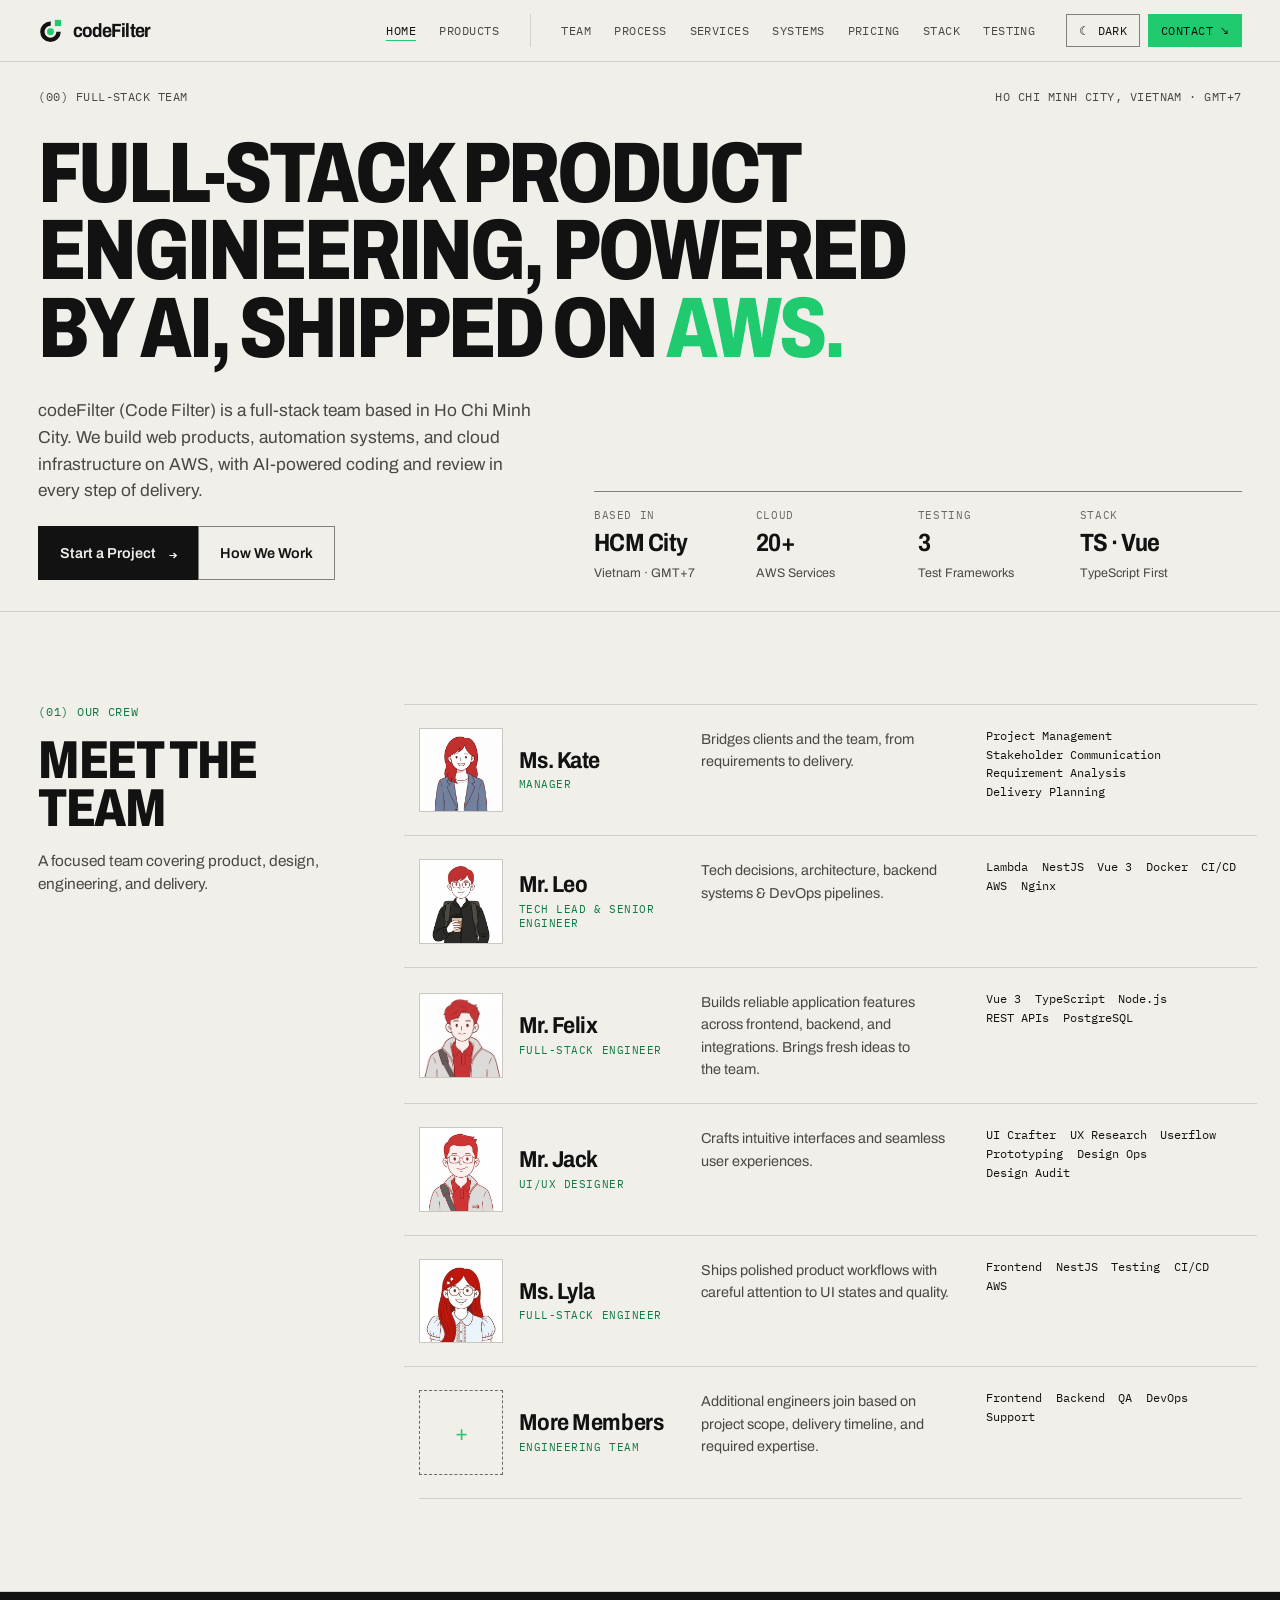
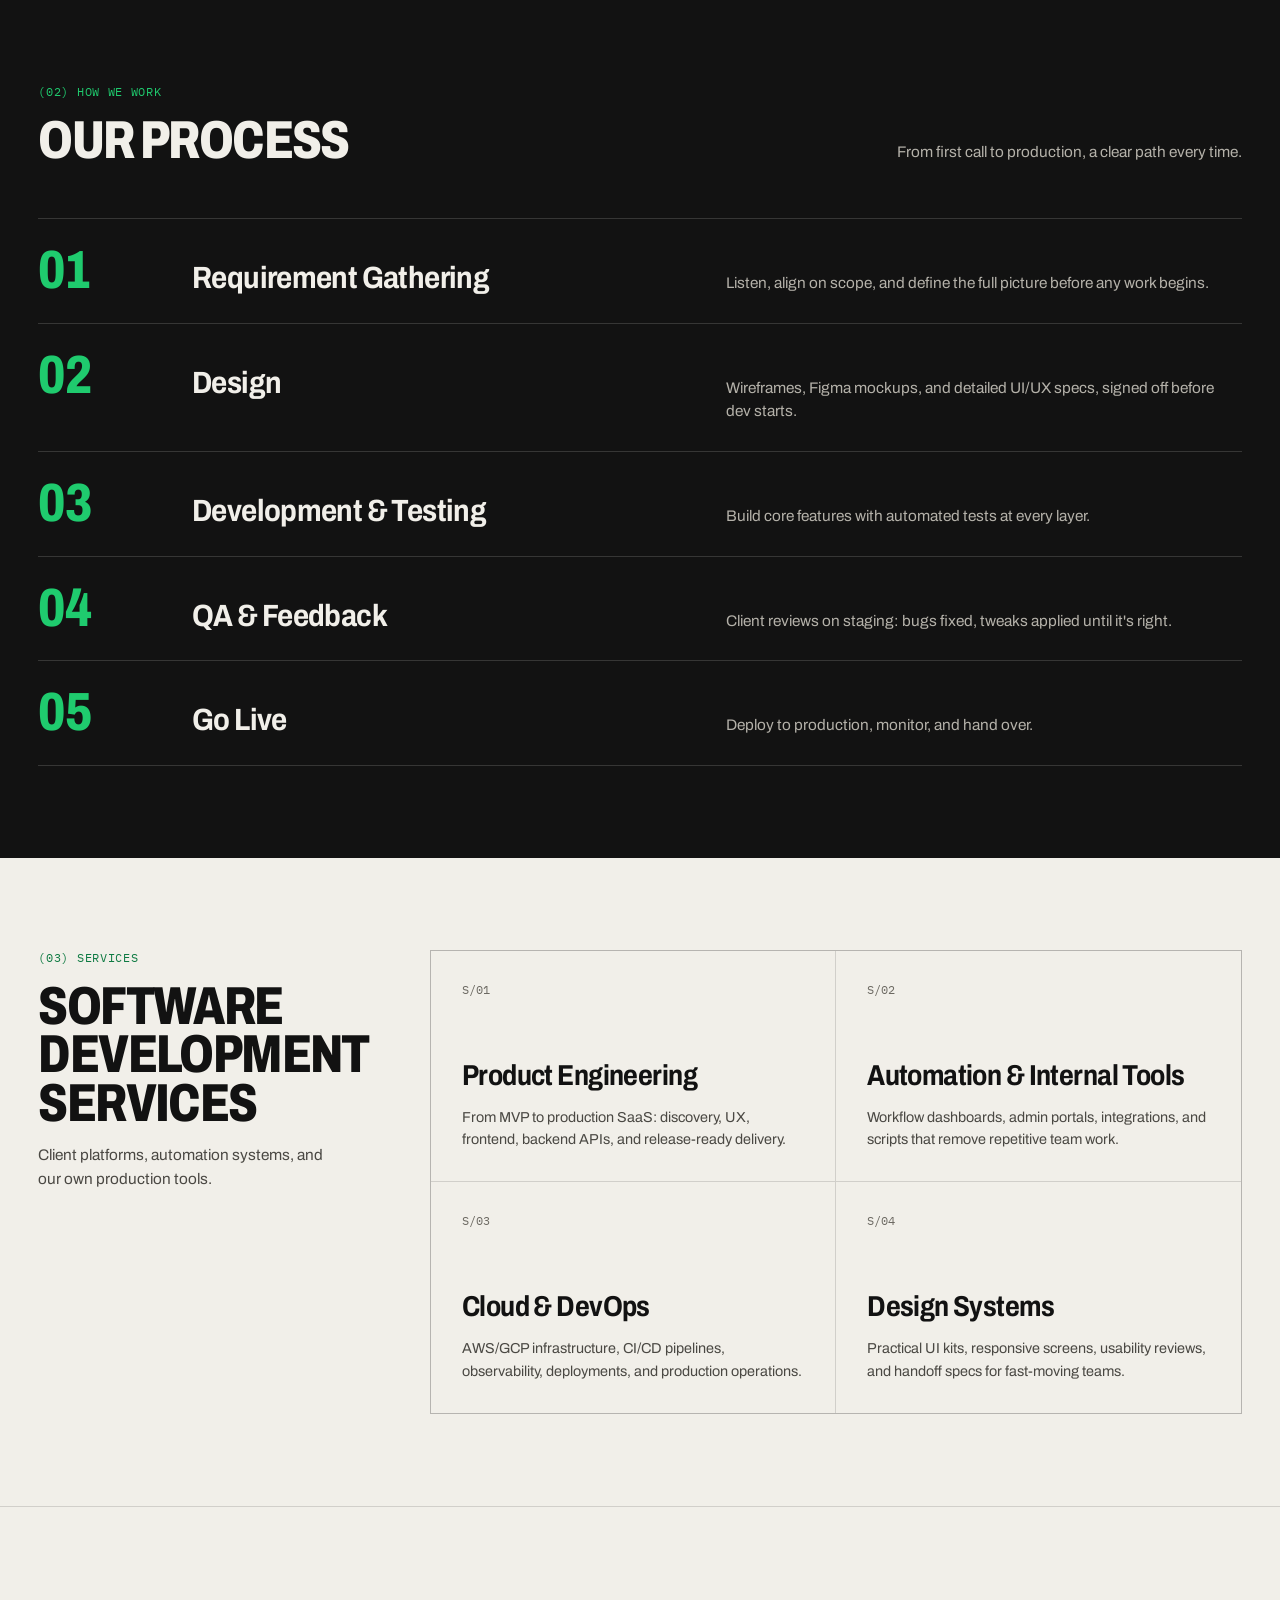
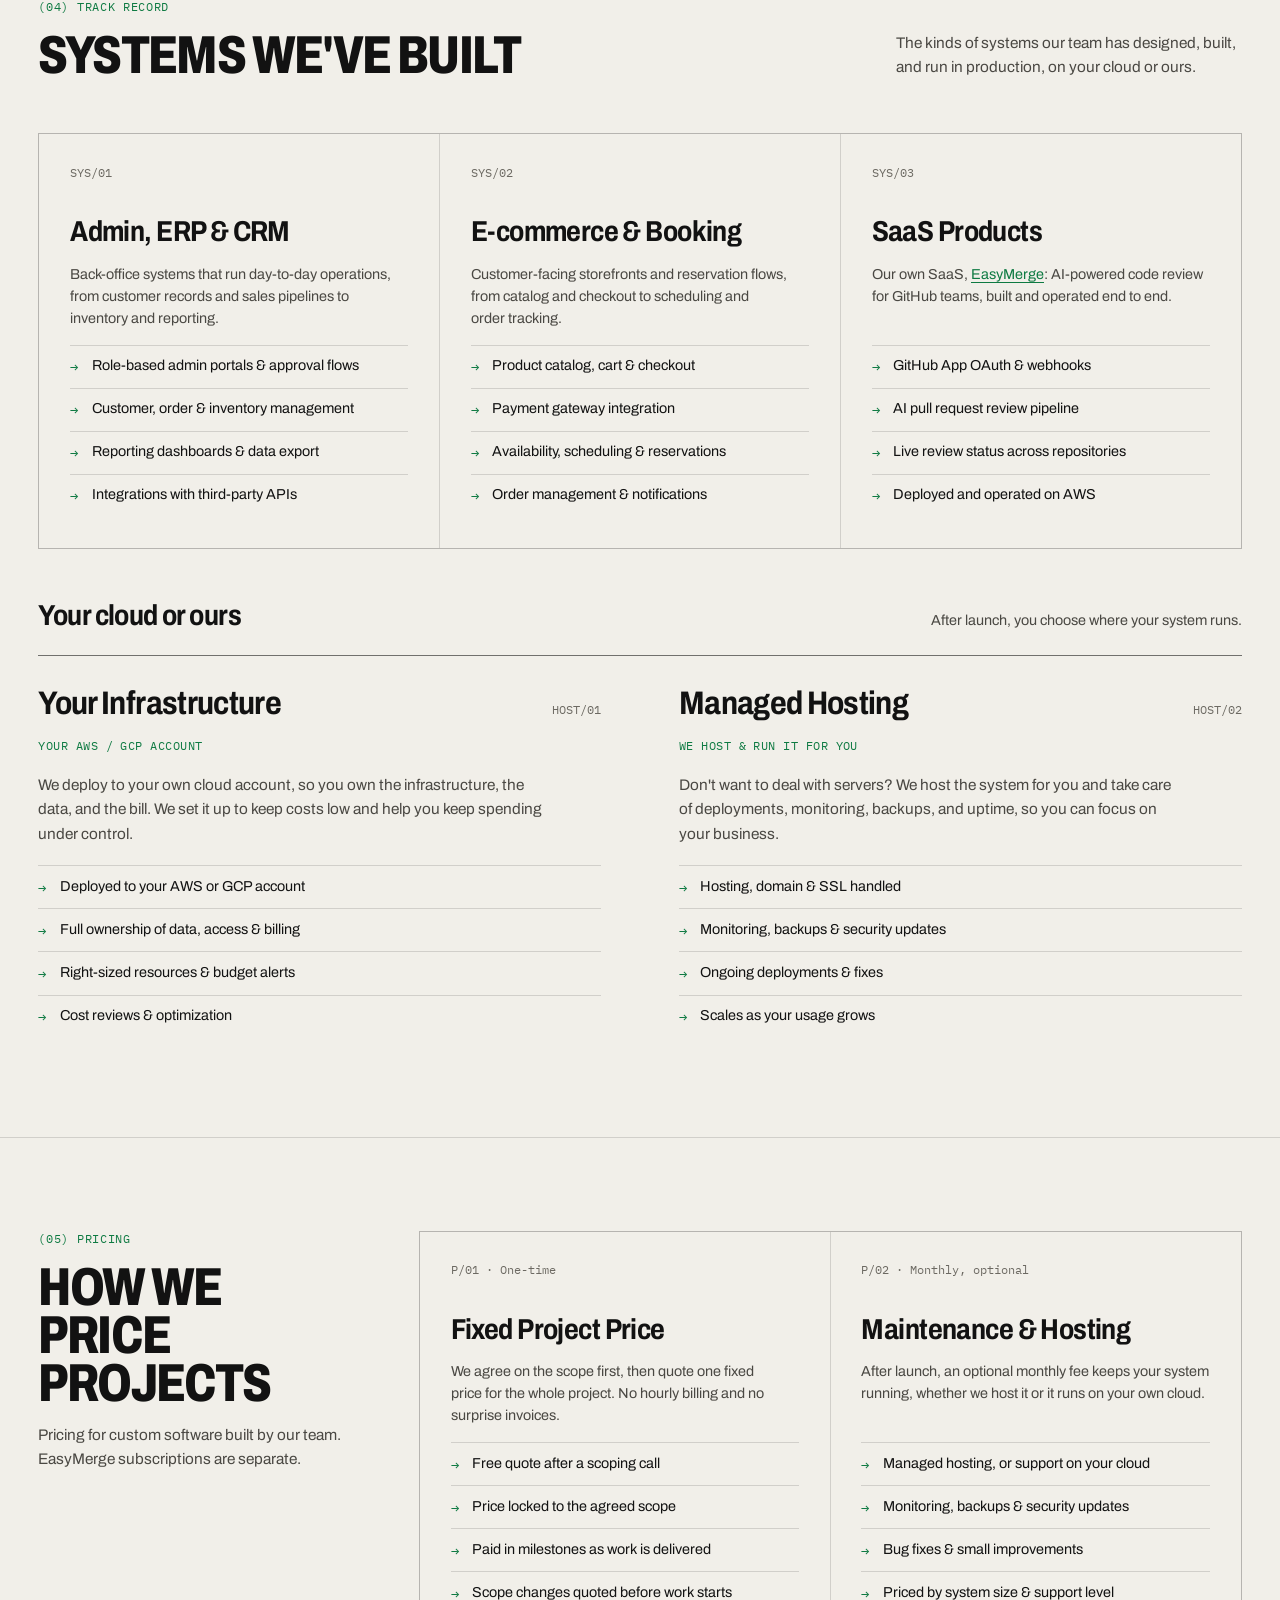
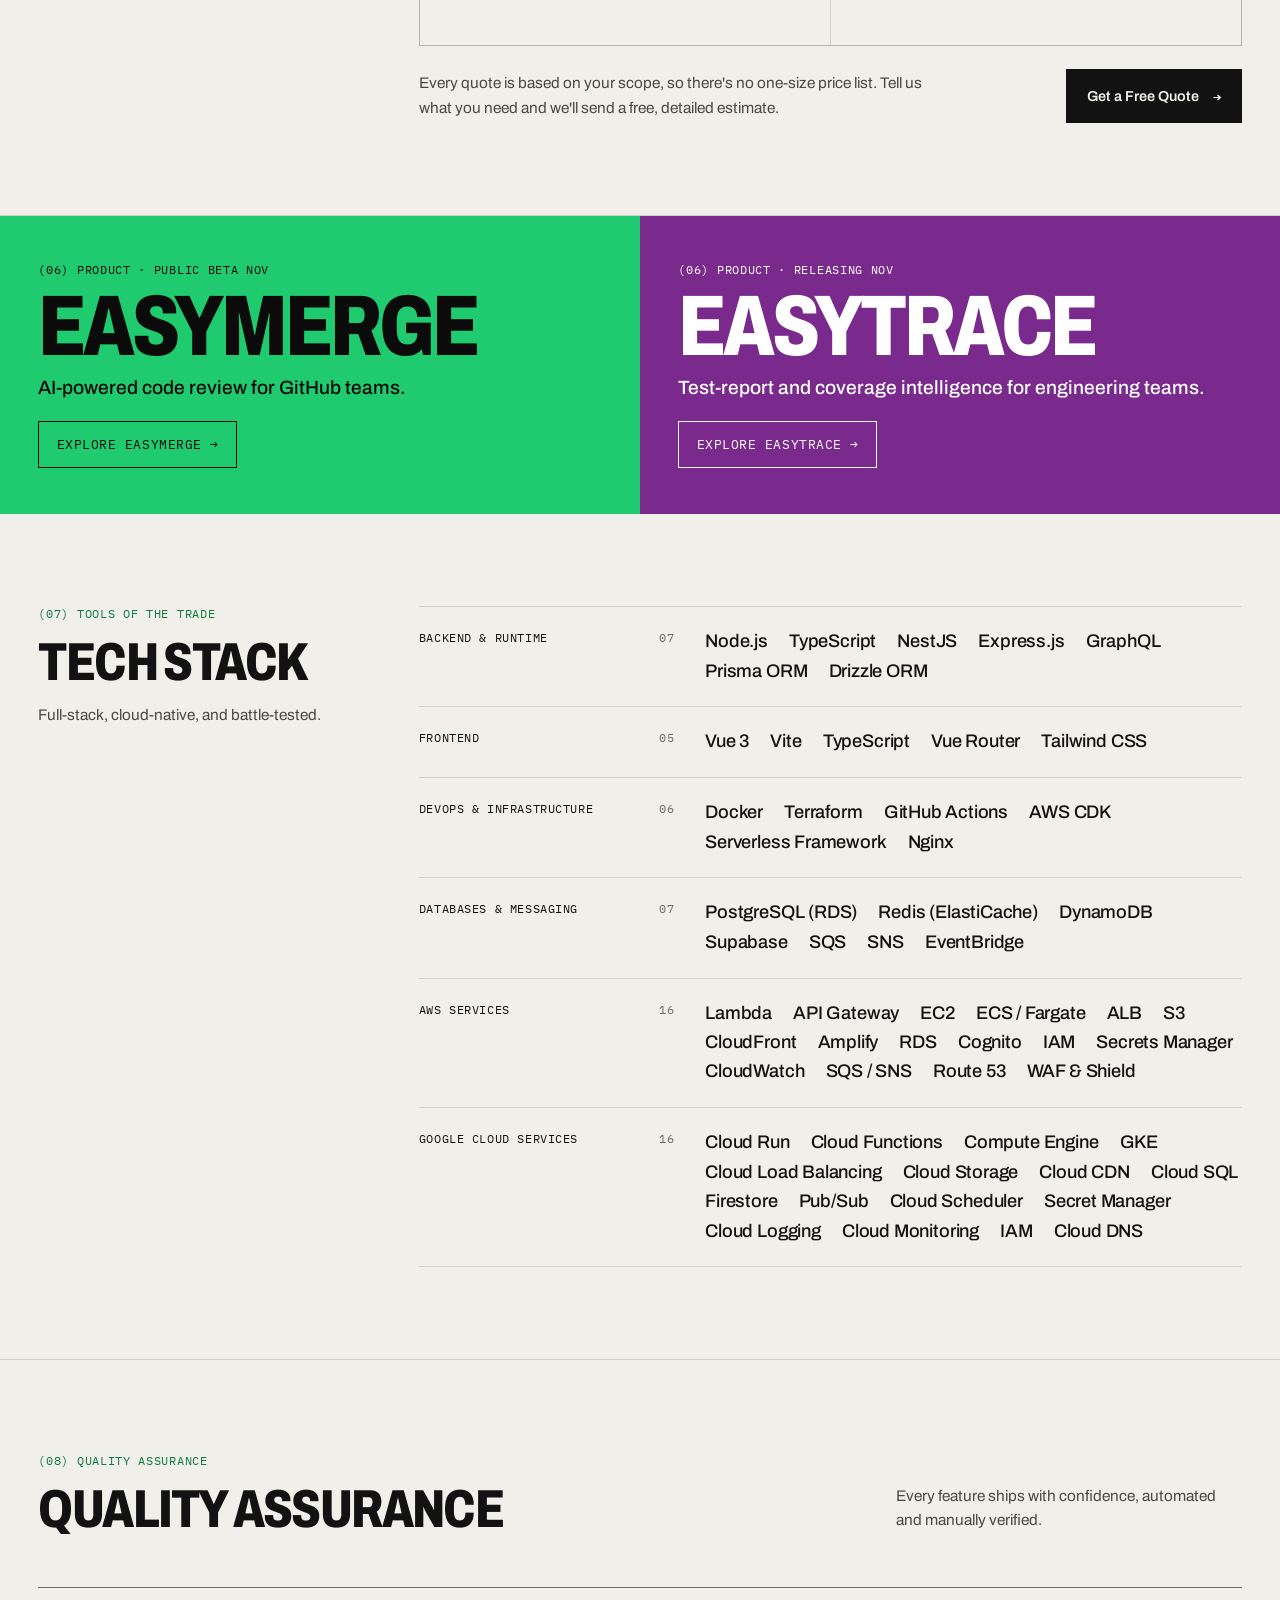
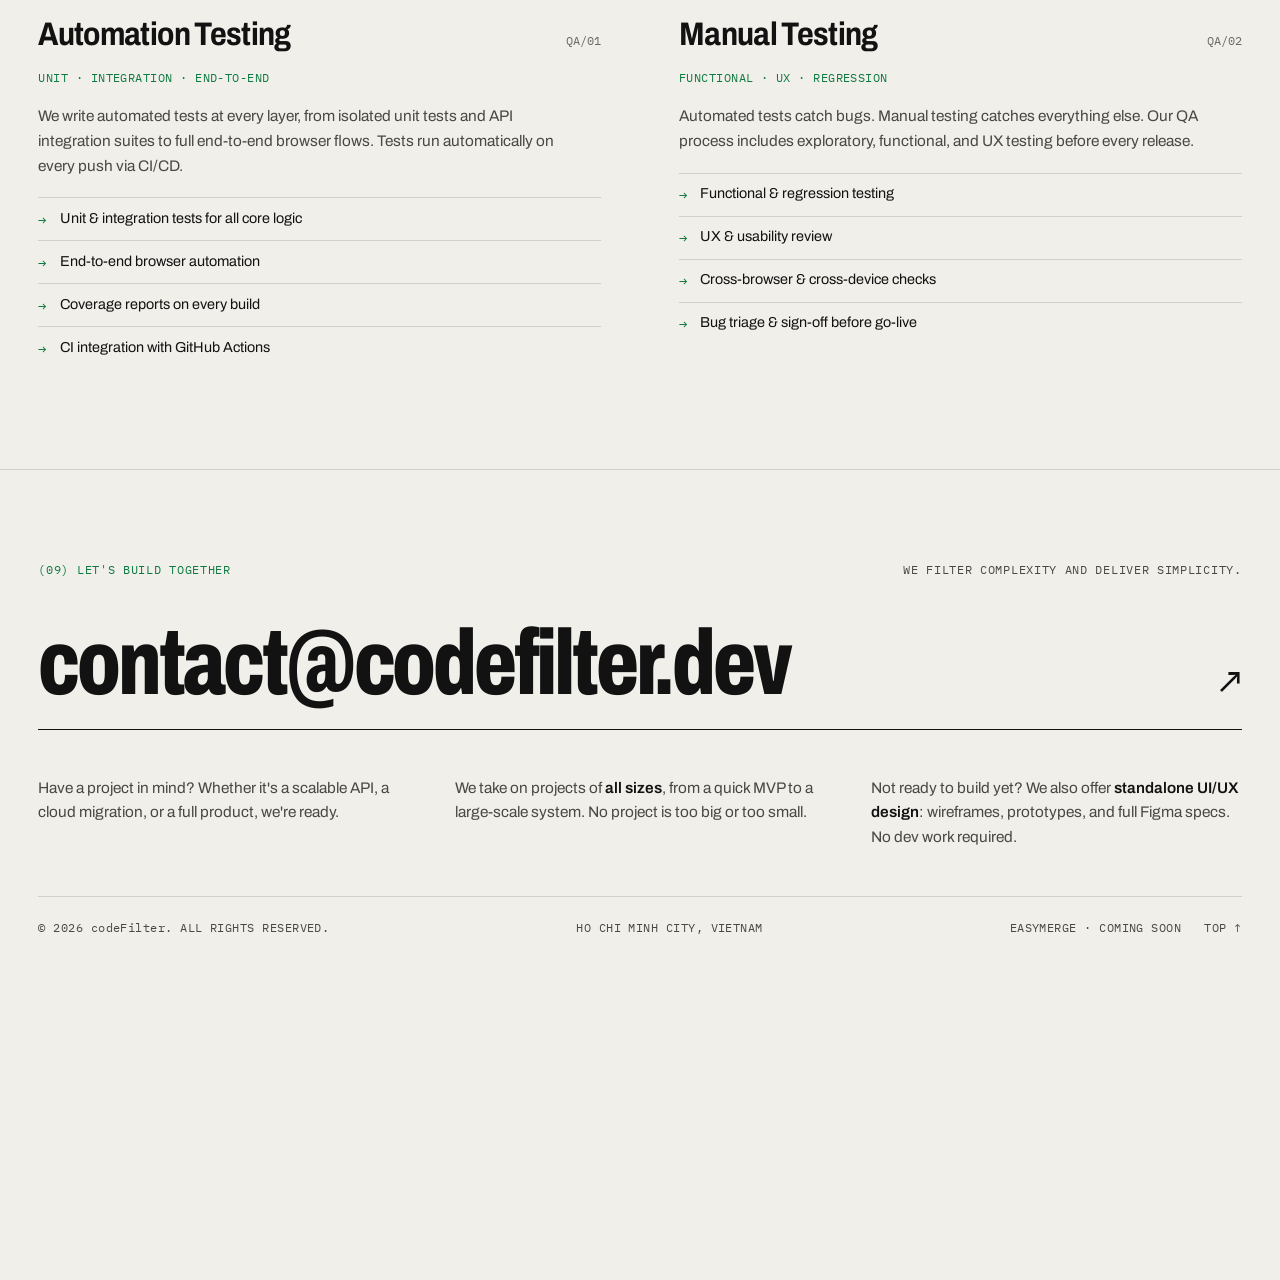
<file: index.html>
<!DOCTYPE html>
<html lang="en">

<head>
  <meta charset="UTF-8" />
  <meta name="viewport" content="width=device-width, initial-scale=1.0" />
  <title>Full-Stack Development &amp; AWS Cloud Services | codeFilter</title>
  <meta name="description" content="Build web products, SaaS, automation tools, and AWS infrastructure with codeFilter (Code Filter), a full-stack development team in Ho Chi Minh City, Vietnam." />
  <link rel="canonical" href="https://codefilter.dev/" />
  <meta name="robots" content="index, follow, max-image-preview:large" />
  <meta name="theme-color" content="#F1EFE9" media="(prefers-color-scheme: light)" />
  <meta name="theme-color" content="#0F0F0E" media="(prefers-color-scheme: dark)" />

  <meta property="og:type" content="website" />
  <meta property="og:site_name" content="codeFilter" />
  <meta property="og:locale" content="en_US" />
  <meta property="og:title" content="Full-Stack Development &amp; AWS Cloud Services | codeFilter" />
  <meta property="og:description" content="Build web products, SaaS, automation tools, and AWS infrastructure with codeFilter (Code Filter), a full-stack development team in Ho Chi Minh City, Vietnam." />
  <meta property="og:url" content="https://codefilter.dev/" />
  <meta property="og:image" content="https://codefilter.dev/images/og-home.png?v=2" />
  <meta property="og:image:width" content="1200" />
  <meta property="og:image:height" content="630" />
  <meta property="og:image:alt" content="codeFilter: full-stack product engineering, powered by AI, shipped on AWS." />
  <meta name="twitter:card" content="summary_large_image" />
  <meta name="twitter:title" content="Full-Stack Development &amp; AWS Cloud Services | codeFilter" />
  <meta name="twitter:description" content="Build web products, SaaS, automation tools, and AWS infrastructure with codeFilter (Code Filter), a full-stack development team in Ho Chi Minh City, Vietnam." />
  <meta name="twitter:image" content="https://codefilter.dev/images/og-home.png?v=2" />

  <meta name="twitter:image:alt" content="codeFilter: full-stack product engineering, powered by AI, shipped on AWS." />

  <link rel="icon" href="images/favicon.svg?v=3" type="image/svg+xml" />
  <link rel="apple-touch-icon" href="images/logo-512.png" />
  <script type="application/ld+json">
{
  "@context": "https://schema.org",
  "@graph": [
    {
      "@type": "Organization",
      "@id": "https://codefilter.dev/#org",
      "name": "codeFilter",
      "alternateName": ["Code Filter", "CodeFilter"],
      "url": "https://codefilter.dev/",
      "logo": "https://codefilter.dev/images/logo-512.png",
      "email": "contact@codefilter.dev",
      "description": "Full-stack product engineering team in Ho Chi Minh City building web products, automation systems, and AWS cloud infrastructure.",
      "address": {
        "@type": "PostalAddress",
        "addressLocality": "Ho Chi Minh City",
        "addressCountry": "VN"
      },
      "areaServed": "Worldwide",
      "knowsAbout": [
        "Full-stack development",
        "TypeScript",
        "Vue 3",
        "NestJS",
        "AWS",
        "Google Cloud",
        "DevOps",
        "UI/UX design",
        "Automation testing"
      ]
    },
    {
      "@type": "WebSite",
      "@id": "https://codefilter.dev/#website",
      "url": "https://codefilter.dev/",
      "name": "codeFilter",
      "alternateName": ["Code Filter", "CodeFilter"],
      "publisher": {
        "@id": "https://codefilter.dev/#org"
      },
      "inLanguage": "en"
    },
    {
      "@type": "Service",
      "@id": "https://codefilter.dev/#service-1",
      "name": "Product Engineering",
      "description": "From MVP to production SaaS: discovery, UX, frontend, backend APIs, and release-ready delivery.",
      "url": "https://codefilter.dev/#services",
      "provider": {
        "@id": "https://codefilter.dev/#org"
      }
    },
    {
      "@type": "Service",
      "@id": "https://codefilter.dev/#service-2",
      "name": "Automation & Internal Tools",
      "description": "Workflow dashboards, admin portals, integrations, and scripts that remove repetitive team work.",
      "url": "https://codefilter.dev/#services",
      "provider": {
        "@id": "https://codefilter.dev/#org"
      }
    },
    {
      "@type": "Service",
      "@id": "https://codefilter.dev/#service-3",
      "name": "Cloud & DevOps",
      "description": "AWS/GCP infrastructure, CI/CD pipelines, observability, deployments, and production operations.",
      "url": "https://codefilter.dev/#services",
      "provider": {
        "@id": "https://codefilter.dev/#org"
      }
    },
    {
      "@type": "Service",
      "@id": "https://codefilter.dev/#service-4",
      "name": "Design Systems",
      "description": "Practical UI kits, responsive screens, usability reviews, and handoff specs for fast-moving teams.",
      "url": "https://codefilter.dev/#services",
      "provider": {
        "@id": "https://codefilter.dev/#org"
      }
    },
    {
      "@type": "WebPage",
      "@id": "https://codefilter.dev/#webpage",
      "url": "https://codefilter.dev/",
      "name": "Full-Stack Development & AWS Cloud Services | codeFilter",
      "description": "Build web products, SaaS, automation tools, and AWS infrastructure with codeFilter (Code Filter), a full-stack development team in Ho Chi Minh City, Vietnam.",
      "inLanguage": "en",
      "isPartOf": {
        "@id": "https://codefilter.dev/#website"
      },
      "about": {
        "@id": "https://codefilter.dev/#org"
      },
      "primaryImageOfPage": {
        "@type": "ImageObject",
        "url": "https://codefilter.dev/images/og-home.png",
        "width": 1200,
        "height": 630
      },
      "mentions": [
        {
          "@id": "https://codefilter.dev/#service-1"
        },
        {
          "@id": "https://codefilter.dev/#service-2"
        },
        {
          "@id": "https://codefilter.dev/#service-3"
        },
        {
          "@id": "https://codefilter.dev/#service-4"
        }
      ]
    }
  ]
}
  </script>
  <link rel="preconnect" href="https://fonts.googleapis.com" />
  <link rel="preconnect" href="https://fonts.gstatic.com" crossorigin />
  <link
    href="https://fonts.googleapis.com/css2?family=Archivo:wdth,wght@62..125,400..800&amp;family=IBM+Plex+Mono:wght@400;500&amp;display=swap"
    rel="stylesheet" />
  <link rel="stylesheet" href="style.css?v=acid13" />
  <script>
    try { if (localStorage.getItem('cf-theme') === 'dark') document.documentElement.dataset.theme = 'dark'; } catch (e) {}
  </script>
</head>

<body>

  <!-- ─── HEADER ─── -->
  <header class="site-header">
    <div class="wrap header-inner">
      <a href="/" class="brand" aria-label="codeFilter (Code Filter) home">
        <svg width="26" height="26" viewBox="0 0 40 40" aria-hidden="true">
          <circle cx="20" cy="22" r="13" fill="none" stroke="var(--ink)" stroke-width="7" stroke-dasharray="61.3 20.4"></circle>
          <circle cx="20" cy="22" r="5.5" fill="var(--accent)"></circle>
          <rect x="27" y="3" width="10" height="10" fill="var(--accent)"></rect>
        </svg>
        <span class="brand-name">codeFilter</span>
      </a>
      <nav class="nav mono">
        <div class="nav-pages">
          <a href="/" class="is-active" aria-current="page">Home</a>
          <a href="products.html">Products</a>
        </div>
        <div class="nav-links">
          <a href="#team">Team</a>
          <a href="#process">Process</a>
          <a href="#services">Services</a>
          <a href="#systems">Systems</a>
          <a href="#pricing">Pricing</a>
          <a href="#stack">Stack</a>
          <a href="#testing">Testing</a>
        </div>
        <div class="nav-actions">
          <button type="button" class="mode-toggle" id="mode-toggle">☾ Dark</button>
          <a href="#contact" class="nav-contact">Contact ↘</a>
        </div>
      </nav>
    </div>
  </header>

  <main>

    <!-- ─── HERO ─── -->
    <section id="top" class="hero bordered">
      <div class="wrap hero-inner">
        <div class="hero-meta mono">
          <span>(00) Full-stack team</span>
          <span>Ho Chi Minh City, Vietnam · GMT+7</span>
        </div>
        <h1 class="hero-title">Full-stack product engineering, powered by AI, shipped on <span class="accent">AWS.</span></h1>
        <div class="hero-bottom">
          <div class="hero-copy">
            <p>codeFilter (Code Filter) is a full-stack team based in Ho Chi Minh City. We build web products, automation systems, and
              cloud infrastructure on AWS, with AI-powered coding and review in every step of delivery.</p>
            <div class="hero-cta">
              <a href="#contact" class="btn btn-solid">Start a Project <span class="mono">→</span></a>
              <a href="#process" class="btn btn-outline">How We Work</a>
            </div>
          </div>
          <div class="facts">
            <div class="fact">
              <span class="fact-k mono">Based in</span>
              <span class="fact-v">HCM City</span>
              <span class="fact-d">Vietnam · GMT+7</span>
            </div>
            <div class="fact">
              <span class="fact-k mono">Cloud</span>
              <span class="fact-v">20+</span>
              <span class="fact-d">AWS Services</span>
            </div>
            <div class="fact">
              <span class="fact-k mono">Testing</span>
              <span class="fact-v">3</span>
              <span class="fact-d">Test Frameworks</span>
            </div>
            <div class="fact">
              <span class="fact-k mono">Stack</span>
              <span class="fact-v">TS · Vue</span>
              <span class="fact-d">TypeScript First</span>
            </div>
          </div>
        </div>
      </div>
    </section>

    <!-- ─── TEAM ─── -->
    <section id="team" class="bordered">
      <div class="wrap section split">
        <div class="split-aside sticky">
          <span class="eyebrow mono">(01) Our crew</span>
          <h2>Meet the Team</h2>
          <p class="lede">A focused team covering product, design, engineering, and delivery.</p>
        </div>
        <div class="split-main rows">
          <div class="member">
            <div class="member-id">
              <img src="images/kate.png" alt="Ms. Kate, codeFilter team member" class="avatar" width="88" height="88" loading="lazy" decoding="async" />
              <div class="member-name">
                <h3 class="name">Ms. Kate</h3>
                <span class="role mono">Manager</span>
              </div>
            </div>
            <p class="member-desc">Bridges clients and the team, from requirements to delivery.</p>
            <div class="tags mono">
              <span>Project Management</span><span>Stakeholder Communication</span><span>Requirement Analysis</span><span>Delivery Planning</span>
            </div>
          </div>
          <div class="member">
            <div class="member-id">
              <img src="images/leo.png" alt="Mr. Leo, codeFilter team member" class="avatar" width="88" height="88" loading="lazy" decoding="async" />
              <div class="member-name">
                <h3 class="name">Mr. Leo</h3>
                <span class="role mono">Tech Lead &amp; Senior Engineer</span>
              </div>
            </div>
            <p class="member-desc">Tech decisions, architecture, backend systems &amp; DevOps pipelines.</p>
            <div class="tags mono">
              <span>Lambda</span><span>NestJS</span><span>Vue 3</span><span>Docker</span><span>CI/CD</span><span>AWS</span><span>Nginx</span>
            </div>
          </div>
          <div class="member">
            <div class="member-id">
              <img src="images/felix.png" alt="Mr. Felix, codeFilter team member" class="avatar" width="88" height="88" loading="lazy" decoding="async" />
              <div class="member-name">
                <h3 class="name">Mr. Felix</h3>
                <span class="role mono">Full-Stack Engineer</span>
              </div>
            </div>
            <p class="member-desc">Builds reliable application features across frontend, backend, and integrations. Brings fresh ideas to the team.</p>
            <div class="tags mono">
              <span>Vue 3</span><span>TypeScript</span><span>Node.js</span><span>REST APIs</span><span>PostgreSQL</span>
            </div>
          </div>
          <div class="member">
            <div class="member-id">
              <img src="images/jack.png" alt="Mr. Jack, codeFilter team member" class="avatar" width="88" height="88" loading="lazy" decoding="async" />
              <div class="member-name">
                <h3 class="name">Mr. Jack</h3>
                <span class="role mono">UI/UX Designer</span>
              </div>
            </div>
            <p class="member-desc">Crafts intuitive interfaces and seamless user experiences.</p>
            <div class="tags mono">
              <span>UI Crafter</span><span>UX Research</span><span>Userflow</span><span>Prototyping</span><span>Design Ops</span><span>Design Audit</span>
            </div>
          </div>
          <div class="member">
            <div class="member-id">
              <img src="images/lyla.png" alt="Ms. Lyla, codeFilter team member" class="avatar" width="88" height="88" loading="lazy" decoding="async" />
              <div class="member-name">
                <h3 class="name">Ms. Lyla</h3>
                <span class="role mono">Full-Stack Engineer</span>
              </div>
            </div>
            <p class="member-desc">Ships polished product workflows with careful attention to UI states and quality.</p>
            <div class="tags mono">
              <span>Frontend</span><span>NestJS</span><span>Testing</span><span>CI/CD</span><span>AWS</span>
            </div>
          </div>
          <div class="member">
            <div class="member-id">
              <div class="avatar avatar-more" aria-hidden="true">+</div>
              <div class="member-name">
                <h3 class="name">More Members</h3>
                <span class="role mono">Engineering Team</span>
              </div>
            </div>
            <p class="member-desc">Additional engineers join based on project scope, delivery timeline, and required expertise.</p>
            <div class="tags mono">
              <span>Frontend</span><span>Backend</span><span>QA</span><span>DevOps</span><span>Support</span>
            </div>
          </div>
        </div>
      </div>
    </section>

    <!-- ─── PROCESS ─── -->
    <section id="process" class="inverse">
      <div class="wrap section stack-v">
        <div class="section-head">
          <div class="section-head-title">
            <span class="eyebrow mono">(02) How we work</span>
            <h2>Our Process</h2>
          </div>
          <p class="lede">From first call to production, a clear path every time.</p>
        </div>
        <div class="steps">
          <div class="step">
            <span class="step-n">01</span>
            <h3 class="step-title">Requirement Gathering</h3>
            <span class="step-desc">Listen, align on scope, and define the full picture before any work begins.</span>
          </div>
          <div class="step">
            <span class="step-n">02</span>
            <h3 class="step-title">Design</h3>
            <span class="step-desc">Wireframes, Figma mockups, and detailed UI/UX specs, signed off before dev starts.</span>
          </div>
          <div class="step">
            <span class="step-n">03</span>
            <h3 class="step-title">Development &amp; Testing</h3>
            <span class="step-desc">Build core features with automated tests at every layer.</span>
          </div>
          <div class="step">
            <span class="step-n">04</span>
            <h3 class="step-title">QA &amp; Feedback</h3>
            <span class="step-desc">Client reviews on staging: bugs fixed, tweaks applied until it's right.</span>
          </div>
          <div class="step">
            <span class="step-n">05</span>
            <h3 class="step-title">Go Live</h3>
            <span class="step-desc">Deploy to production, monitor, and hand over.</span>
          </div>
        </div>
      </div>
    </section>

    <!-- ─── SERVICES ─── -->
    <section id="services" class="bordered">
      <div class="wrap section split">
        <div class="split-aside">
          <span class="eyebrow mono">(03) Services</span>
          <h2>Software Development Services</h2>
          <p class="lede">Client platforms, automation systems, and our own production tools.</p>
        </div>
        <div class="split-main services">
          <div class="service">
            <span class="service-n mono">S/01</span>
            <h3 class="service-title">Product Engineering</h3>
            <span class="service-desc">From MVP to production SaaS: discovery, UX, frontend, backend APIs, and release-ready delivery.</span>
          </div>
          <div class="service">
            <span class="service-n mono">S/02</span>
            <h3 class="service-title">Automation &amp; Internal Tools</h3>
            <span class="service-desc">Workflow dashboards, admin portals, integrations, and scripts that remove repetitive team work.</span>
          </div>
          <div class="service">
            <span class="service-n mono">S/03</span>
            <h3 class="service-title">Cloud &amp; DevOps</h3>
            <span class="service-desc">AWS/GCP infrastructure, CI/CD pipelines, observability, deployments, and production operations.</span>
          </div>
          <div class="service">
            <span class="service-n mono">S/04</span>
            <h3 class="service-title">Design Systems</h3>
            <span class="service-desc">Practical UI kits, responsive screens, usability reviews, and handoff specs for fast-moving teams.</span>
          </div>
        </div>
      </div>
    </section>

    <!-- ─── SYSTEMS ─── -->
    <section id="systems" class="bordered">
      <div class="wrap section stack-v">
        <div class="section-head">
          <div class="section-head-title">
            <span class="eyebrow mono">(04) Track record</span>
            <h2>Systems We've Built</h2>
          </div>
          <p class="lede">The kinds of systems our team has designed, built, and run in production, on your cloud or ours.</p>
        </div>
        <div class="systems">
          <div class="system">
            <span class="service-n mono">SYS/01</span>
            <h3 class="system-title">Admin, ERP &amp; CRM</h3>
            <p class="service-desc">Back-office systems that run day-to-day operations, from customer records and sales pipelines to inventory and reporting.</p>
            <ul class="qa-list">
              <li>Role-based admin portals &amp; approval flows</li>
              <li>Customer, order &amp; inventory management</li>
              <li>Reporting dashboards &amp; data export</li>
              <li>Integrations with third-party APIs</li>
            </ul>
          </div>
          <div class="system">
            <span class="service-n mono">SYS/02</span>
            <h3 class="system-title">E-commerce &amp; Booking</h3>
            <p class="service-desc">Customer-facing storefronts and reservation flows, from catalog and checkout to scheduling and order tracking.</p>
            <ul class="qa-list">
              <li>Product catalog, cart &amp; checkout</li>
              <li>Payment gateway integration</li>
              <li>Availability, scheduling &amp; reservations</li>
              <li>Order management &amp; notifications</li>
            </ul>
          </div>
          <div class="system">
            <span class="service-n mono">SYS/03</span>
            <h3 class="system-title">SaaS Products</h3>
            <p class="service-desc">Our own SaaS, <a href="products.html" class="text-link">EasyMerge</a>: AI-powered code review for GitHub teams, built and operated end to end.</p>
            <ul class="qa-list">
              <li>GitHub App OAuth &amp; webhooks</li>
              <li>AI pull request review pipeline</li>
              <li>Live review status across repositories</li>
              <li>Deployed and operated on AWS</li>
            </ul>
          </div>
        </div>
        <div class="hosting">
          <div class="hosting-head">
            <h3 class="system-title">Your cloud or ours</h3>
            <p class="service-desc">After launch, you choose where your system runs.</p>
          </div>
          <div class="qa-grid">
            <div class="qa">
              <div class="qa-top">
                <h4 class="qa-title">Your Infrastructure</h4>
                <span class="mono dim">HOST/01</span>
              </div>
              <span class="qa-sub mono">Your AWS / GCP account</span>
              <p>We deploy to your own cloud account, so you own the infrastructure, the data, and the bill. We set it
                up to keep costs low and help you keep spending under control.</p>
              <ul class="qa-list">
                <li>Deployed to your AWS or GCP account</li>
                <li>Full ownership of data, access &amp; billing</li>
                <li>Right-sized resources &amp; budget alerts</li>
                <li>Cost reviews &amp; optimization</li>
              </ul>
            </div>
            <div class="qa">
              <div class="qa-top">
                <h4 class="qa-title">Managed Hosting</h4>
                <span class="mono dim">HOST/02</span>
              </div>
              <span class="qa-sub mono">We host &amp; run it for you</span>
              <p>Don't want to deal with servers? We host the system for you and take care of deployments, monitoring,
                backups, and uptime, so you can focus on your business.</p>
              <ul class="qa-list">
                <li>Hosting, domain &amp; SSL handled</li>
                <li>Monitoring, backups &amp; security updates</li>
                <li>Ongoing deployments &amp; fixes</li>
                <li>Scales as your usage grows</li>
              </ul>
            </div>
          </div>
        </div>
      </div>
    </section>

    <!-- ─── PRICING ─── -->
    <section id="pricing" class="bordered">
      <div class="wrap section split">
        <div class="split-aside">
          <span class="eyebrow mono">(05) Pricing</span>
          <h2>How We Price Projects</h2>
          <p class="lede">Pricing for custom software built by our team. EasyMerge subscriptions are separate.</p>
        </div>
        <div class="split-main pricing">
          <div class="systems">
            <div class="system">
              <span class="service-n mono">P/01 · One-time</span>
              <h3 class="system-title">Fixed Project Price</h3>
              <p class="service-desc">We agree on the scope first, then quote one fixed price for the whole project. No hourly billing and no surprise invoices.</p>
              <ul class="qa-list">
                <li>Free quote after a scoping call</li>
                <li>Price locked to the agreed scope</li>
                <li>Paid in milestones as work is delivered</li>
                <li>Scope changes quoted before work starts</li>
              </ul>
            </div>
            <div class="system">
              <span class="service-n mono">P/02 · Monthly, optional</span>
              <h3 class="system-title">Maintenance &amp; Hosting</h3>
              <p class="service-desc">After launch, an optional monthly fee keeps your system running, whether we host it or it runs on your own cloud.</p>
              <ul class="qa-list">
                <li>Managed hosting, or support on your cloud</li>
                <li>Monitoring, backups &amp; security updates</li>
                <li>Bug fixes &amp; small improvements</li>
                <li>Priced by system size &amp; support level</li>
              </ul>
            </div>
          </div>
          <div class="pricing-note">
            <p>Every quote is based on your scope, so there's no one-size price list. Tell us what you need and we'll send a free, detailed estimate.</p>
            <a href="#contact" class="btn btn-solid">Get a Free Quote <span class="mono">→</span></a>
          </div>
        </div>
      </div>
    </section>

    <!-- ─── PRODUCTS ─── -->
    <section id="product" class="products-showcase" aria-label="codeFilter products">
      <div class="product-grid">
        <a href="products.html#easymerge" class="product-band product-band--merge">
          <div class="wrap product-inner">
            <div class="product-copy">
              <span class="mono eyebrow-plain">(06) Product · Public beta Nov</span>
              <span class="product-name">EasyMerge</span>
              <span class="product-lede">AI-powered code review for GitHub teams.</span>
            </div>
            <span class="product-cta mono">Explore EasyMerge →</span>
          </div>
        </a>
        <a href="products.html#easytrace" class="product-band product-band--trace">
          <div class="wrap product-inner">
            <div class="product-copy">
              <span class="mono eyebrow-plain">(06) Product · Releasing Nov</span>
              <span class="product-name">EasyTrace</span>
              <span class="product-lede">Test-report and coverage intelligence for engineering teams.</span>
            </div>
            <span class="product-cta mono">Explore EasyTrace →</span>
          </div>
        </a>
      </div>
    </section>

    <!-- ─── TECH STACK ─── -->
    <section id="stack" class="bordered">
      <div class="wrap section split">
        <div class="split-aside sticky">
          <span class="eyebrow mono">(07) Tools of the trade</span>
          <h2>Tech Stack</h2>
          <p class="lede">Full-stack, cloud-native, and battle-tested.</p>
        </div>
        <div class="split-main rows">
          <div class="stack-row">
            <div class="stack-head mono"><span>Backend &amp; Runtime</span><span class="dim">07</span></div>
            <div class="stack-items">
              <span>Node.js</span><span>TypeScript</span><span>NestJS</span><span>Express.js</span><span>GraphQL</span><span>Prisma ORM</span><span>Drizzle ORM</span>
            </div>
          </div>
          <div class="stack-row">
            <div class="stack-head mono"><span>Frontend</span><span class="dim">05</span></div>
            <div class="stack-items">
              <span>Vue 3</span><span>Vite</span><span>TypeScript</span><span>Vue Router</span><span>Tailwind CSS</span>
            </div>
          </div>
          <div class="stack-row">
            <div class="stack-head mono"><span>DevOps &amp; Infrastructure</span><span class="dim">06</span></div>
            <div class="stack-items">
              <span>Docker</span><span>Terraform</span><span>GitHub Actions</span><span>AWS CDK</span><span>Serverless Framework</span><span>Nginx</span>
            </div>
          </div>
          <div class="stack-row">
            <div class="stack-head mono"><span>Databases &amp; Messaging</span><span class="dim">07</span></div>
            <div class="stack-items">
              <span>PostgreSQL (RDS)</span><span>Redis (ElastiCache)</span><span>DynamoDB</span><span>Supabase</span><span>SQS</span><span>SNS</span><span>EventBridge</span>
            </div>
          </div>
          <div class="stack-row">
            <div class="stack-head mono"><span>AWS Services</span><span class="dim">16</span></div>
            <div class="stack-items">
              <span>Lambda</span><span>API Gateway</span><span>EC2</span><span>ECS / Fargate</span><span>ALB</span><span>S3</span><span>CloudFront</span><span>Amplify</span><span>RDS</span><span>Cognito</span><span>IAM</span><span>Secrets Manager</span><span>CloudWatch</span><span>SQS / SNS</span><span>Route 53</span><span>WAF &amp; Shield</span>
            </div>
          </div>
          <div class="stack-row">
            <div class="stack-head mono"><span>Google Cloud Services</span><span class="dim">16</span></div>
            <div class="stack-items">
              <span>Cloud Run</span><span>Cloud Functions</span><span>Compute Engine</span><span>GKE</span><span>Cloud Load Balancing</span><span>Cloud Storage</span><span>Cloud CDN</span><span>Cloud SQL</span><span>Firestore</span><span>Pub/Sub</span><span>Cloud Scheduler</span><span>Secret Manager</span><span>Cloud Logging</span><span>Cloud Monitoring</span><span>IAM</span><span>Cloud DNS</span>
            </div>
          </div>
        </div>
      </div>
    </section>

    <!-- ─── TESTING ─── -->
    <section id="testing" class="bordered">
      <div class="wrap section stack-v">
        <div class="section-head">
          <div class="section-head-title">
            <span class="eyebrow mono">(08) Quality assurance</span>
            <h2>Quality Assurance</h2>
          </div>
          <p class="lede">Every feature ships with confidence, automated and manually verified.</p>
        </div>
        <div class="qa-grid">
          <div class="qa">
            <div class="qa-top">
              <h3 class="qa-title">Automation Testing</h3>
              <span class="mono dim">QA/01</span>
            </div>
            <span class="qa-sub mono">Unit · Integration · End-to-End</span>
            <p>We write automated tests at every layer, from isolated unit tests and API integration suites to full
              end-to-end browser flows. Tests run automatically on every push via CI/CD.</p>
            <ul class="qa-list">
              <li>Unit &amp; integration tests for all core logic</li>
              <li>End-to-end browser automation</li>
              <li>Coverage reports on every build</li>
              <li>CI integration with GitHub Actions</li>
            </ul>
          </div>
          <div class="qa">
            <div class="qa-top">
              <h3 class="qa-title">Manual Testing</h3>
              <span class="mono dim">QA/02</span>
            </div>
            <span class="qa-sub mono">Functional · UX · Regression</span>
            <p>Automated tests catch bugs. Manual testing catches everything else. Our QA process includes exploratory,
              functional, and UX testing before every release.</p>
            <ul class="qa-list">
              <li>Functional &amp; regression testing</li>
              <li>UX &amp; usability review</li>
              <li>Cross-browser &amp; cross-device checks</li>
              <li>Bug triage &amp; sign-off before go-live</li>
            </ul>
          </div>
        </div>
      </div>
    </section>

  </main>

  <!-- ─── CONTACT / FOOTER ─── -->
  <footer id="contact">
    <div class="wrap footer-inner">
      <div class="footer-meta mono">
        <span class="accent-text">(09) Let's build together</span>
        <span>We filter complexity and deliver simplicity.</span>
      </div>
      <a href="mailto:contact@codefilter.dev" class="footer-email">
        <span class="footer-email-text">contact@codefilter.dev</span>
        <span class="mono footer-email-arrow">↗</span>
      </a>
      <div class="footer-copy">
        <p>Have a project in mind? Whether it's a scalable API, a cloud migration, or a full product, we're ready.</p>
        <p>We take on projects of <strong>all sizes</strong>, from a quick MVP to a large-scale system. No project is
          too big or too small.</p>
        <p>Not ready to build yet? We also offer <strong>standalone UI/UX design</strong>: wireframes, prototypes, and
          full Figma specs. No dev work required.</p>
      </div>
      <div class="footer-bottom mono">
        <span>© 2026 <span class="brand-word">codeFilter</span>. All rights reserved.</span>
        <span>Ho Chi Minh City, Vietnam</span>
        <div class="footer-links">
          <a href="products.html">EasyMerge · Coming Soon</a>
          <a href="#top">Top ↑</a>
        </div>
      </div>
    </div>
  </footer>

  <script>
    (function () {
      const root = document.documentElement;
      const btn = document.getElementById('mode-toggle');
      function render() {
        btn.textContent = root.dataset.theme === 'dark' ? '☀ Light' : '☾ Dark';
      }
      btn.addEventListener('click', function () {
        const dark = root.dataset.theme !== 'dark';
        if (dark) root.dataset.theme = 'dark'; else delete root.dataset.theme;
        try { localStorage.setItem('cf-theme', dark ? 'dark' : 'light'); } catch (e) {}
        render();
      });
      render();
    })();
  </script>
</body>

</html>
</file>
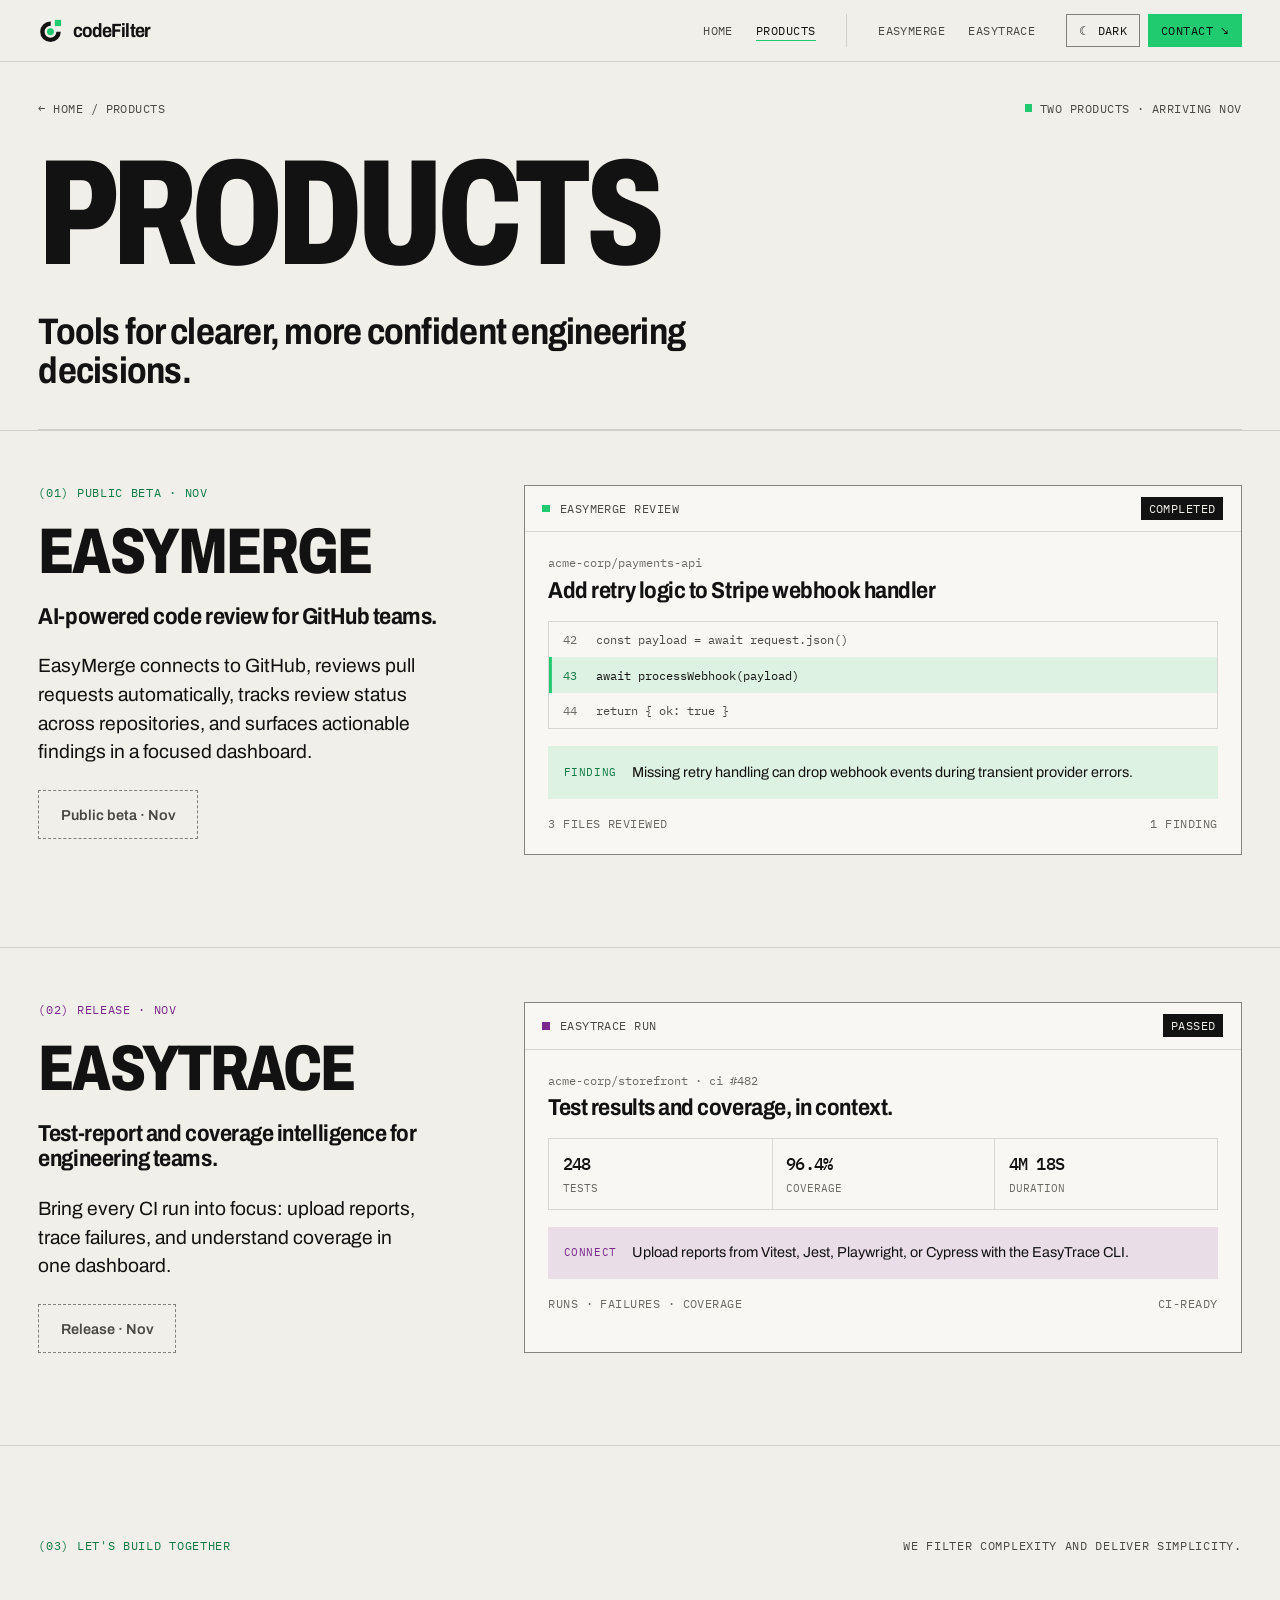
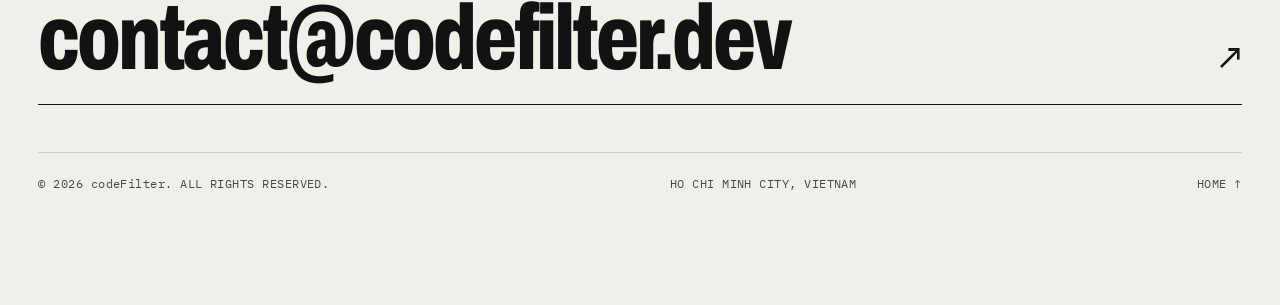
<file: products.html>
<!DOCTYPE html>
<html lang="en">

<head>
  <meta charset="UTF-8" />
  <meta name="viewport" content="width=device-width, initial-scale=1.0" />
  <title>Products: EasyMerge & EasyTrace | codeFilter</title>
  <meta name="description" content="Explore EasyMerge, AI-powered GitHub code review, and EasyTrace, test-report and coverage intelligence for engineering teams." />
  <link rel="canonical" href="https://codefilter.dev/products.html" />
  <meta name="robots" content="index, follow, max-image-preview:large" />
  <meta name="theme-color" content="#F1EFE9" media="(prefers-color-scheme: light)" />
  <meta name="theme-color" content="#0F0F0E" media="(prefers-color-scheme: dark)" />

  <meta property="og:type" content="website" />
  <meta property="og:site_name" content="codeFilter" />
  <meta property="og:locale" content="en_US" />
  <meta property="og:title" content="EasyMerge & EasyTrace | codeFilter Products" />
  <meta property="og:description" content="AI-powered code review plus test-report and coverage intelligence for engineering teams." />
  <meta property="og:url" content="https://codefilter.dev/products.html" />
  <meta property="og:image" content="https://codefilter.dev/images/og-products.png?v=2" />
  <meta property="og:image:width" content="1200" />
  <meta property="og:image:height" content="630" />
  <meta property="og:image:alt" content="codeFilter products: EasyMerge and EasyTrace." />
  <meta name="twitter:card" content="summary_large_image" />
  <meta name="twitter:title" content="EasyMerge & EasyTrace | codeFilter Products" />
  <meta name="twitter:description" content="AI-powered code review plus test-report and coverage intelligence for engineering teams." />
  <meta name="twitter:image" content="https://codefilter.dev/images/og-products.png?v=2" />

  <meta name="twitter:image:alt" content="codeFilter products: EasyMerge and EasyTrace." />

  <link rel="icon" href="images/favicon.svg?v=3" type="image/svg+xml" />
  <link rel="apple-touch-icon" href="images/logo-512.png" />
  <script type="application/ld+json">
{
  "@context": "https://schema.org",
  "@graph": [
    {
      "@type": "SoftwareApplication",
      "name": "EasyMerge",
      "url": "https://codefilter.dev/products.html",
      "applicationCategory": "DeveloperApplication",
      "operatingSystem": "Web",
      "description": "AI-powered code review for GitHub teams. EasyMerge connects to GitHub, reviews pull requests automatically, tracks review status across repositories, and surfaces actionable findings in a focused dashboard.",
      "featureList": [
        "GitHub App OAuth",
        "Pull request review flow",
        "Repository controls",
        "Live review status"
      ],
      "releaseNotes": "Public beta begins November 2026.",
      "publisher": {
        "@id": "https://codefilter.dev/#org"
      },
      "image": "https://codefilter.dev/images/og-products.png",
      "@id": "https://codefilter.dev/products.html#easymerge",
      "mainEntityOfPage": {
        "@id": "https://codefilter.dev/products.html#webpage"
      }
    },
    {
      "@type": "SoftwareApplication",
      "name": "EasyTrace",
      "url": "https://codefilter.dev/products.html#easytrace",
      "applicationCategory": "DeveloperApplication",
      "operatingSystem": "Web",
      "description": "Test-report and coverage intelligence for engineering teams. EasyTrace receives CI test reports from Vitest, Jest, Playwright, and Cypress, then makes runs, failures, and coverage easy to explore.",
      "featureList": [
        "Test result uploads via CLI",
        "Vitest, Jest, Playwright, and Cypress support",
        "Coverage reporting",
        "CI test-run analytics"
      ],
      "releaseNotes": "Releasing November 2026.",
      "publisher": {
        "@id": "https://codefilter.dev/#org"
      },
      "@id": "https://codefilter.dev/products.html#easytrace",
      "mainEntityOfPage": {
        "@id": "https://codefilter.dev/products.html#webpage"
      }
    },
    {
      "@type": "BreadcrumbList",
      "itemListElement": [
        {
          "@type": "ListItem",
          "position": 1,
          "name": "Home",
          "item": "https://codefilter.dev/"
        },
        {
          "@type": "ListItem",
          "position": 2,
          "name": "Products",
          "item": "https://codefilter.dev/products.html"
        }
      ],
      "@id": "https://codefilter.dev/products.html#breadcrumb"
    },
    {
      "@type": "Organization",
      "@id": "https://codefilter.dev/#org",
      "name": "codeFilter",
      "alternateName": ["Code Filter", "CodeFilter"],
      "url": "https://codefilter.dev/",
      "logo": "https://codefilter.dev/images/logo-512.png",
      "email": "contact@codefilter.dev",
      "description": "Full-stack product engineering team in Ho Chi Minh City building web products, automation systems, and AWS cloud infrastructure.",
      "address": {
        "@type": "PostalAddress",
        "addressLocality": "Ho Chi Minh City",
        "addressCountry": "VN"
      },
      "areaServed": "Worldwide",
      "knowsAbout": [
        "Full-stack development",
        "TypeScript",
        "Vue 3",
        "NestJS",
        "AWS",
        "Google Cloud",
        "DevOps",
        "UI/UX design",
        "Automation testing"
      ]
    },
    {
      "@type": "WebSite",
      "@id": "https://codefilter.dev/#website",
      "url": "https://codefilter.dev/",
      "name": "codeFilter",
      "alternateName": ["Code Filter", "CodeFilter"],
      "publisher": {
        "@id": "https://codefilter.dev/#org"
      },
      "inLanguage": "en"
    },
    {
      "@type": "WebPage",
      "@id": "https://codefilter.dev/products.html#webpage",
      "url": "https://codefilter.dev/products.html",
      "name": "EasyMerge & EasyTrace | codeFilter Products",
      "description": "EasyMerge provides AI-powered GitHub code review, while EasyTrace brings test-report and coverage intelligence into one dashboard.",
      "inLanguage": "en",
      "isPartOf": {
        "@id": "https://codefilter.dev/#website"
      },
      "about": {
        "@id": "https://codefilter.dev/#org"
      },
      "primaryImageOfPage": {
        "@type": "ImageObject",
        "url": "https://codefilter.dev/images/og-products.png",
        "width": 1200,
        "height": 630
      },
      "mainEntity": [
        { "@id": "https://codefilter.dev/products.html#easymerge" },
        { "@id": "https://codefilter.dev/products.html#easytrace" }
      ],
      "breadcrumb": {
        "@id": "https://codefilter.dev/products.html#breadcrumb"
      }
    }
  ]
}
  </script>
  <link rel="preconnect" href="https://fonts.googleapis.com" />
  <link rel="preconnect" href="https://fonts.gstatic.com" crossorigin />
  <link
    href="https://fonts.googleapis.com/css2?family=Archivo:wdth,wght@62..125,400..800&amp;family=IBM+Plex+Mono:wght@400;500&amp;display=swap"
    rel="stylesheet" />
  <link rel="stylesheet" href="style.css?v=acid13" />
  <script>
    try { if (localStorage.getItem('cf-theme') === 'dark') document.documentElement.dataset.theme = 'dark'; } catch (e) {}
  </script>
</head>

<body>

  <!-- ─── HEADER ─── -->
  <header class="site-header">
    <div class="wrap header-inner">
      <a href="/" class="brand" aria-label="codeFilter (Code Filter) home">
        <svg width="26" height="26" viewBox="0 0 40 40" aria-hidden="true">
          <circle cx="20" cy="22" r="13" fill="none" stroke="var(--ink)" stroke-width="7" stroke-dasharray="61.3 20.4"></circle>
          <circle cx="20" cy="22" r="5.5" fill="var(--accent)"></circle>
          <rect x="27" y="3" width="10" height="10" fill="var(--accent)"></rect>
        </svg>
        <span class="brand-name">codeFilter</span>
      </a>
      <nav class="nav mono">
        <div class="nav-pages">
          <a href="/">Home</a>
          <a href="products.html" class="is-active" aria-current="page">Products</a>
        </div>
        <div class="nav-links">
          <a href="#easymerge">EasyMerge</a>
          <a href="#easytrace">EasyTrace</a>
        </div>
        <div class="nav-actions">
          <button type="button" class="mode-toggle" id="mode-toggle">☾ Dark</button>
          <a href="#contact" class="nav-contact">Contact ↘</a>
        </div>
      </nav>
    </div>
  </header>

  <main>

    <!-- ─── PRODUCTS HERO ─── -->
    <section class="bordered">
      <div class="wrap p-hero-inner">
        <div class="hero-meta mono">
          <a href="/" class="back-link">← Home / Products</a>
          <span class="live-dot">Two products · Arriving <time datetime="2026-11">Nov</time></span>
        </div>
        <h1 class="p-title products-title">Products</h1>
        <div class="p-tagline-row">
          <span class="p-tagline">Tools for clearer, more confident engineering decisions.</span>
        </div>
      </div>
    </section>

    <!-- ─── EASYMERGE ─── -->
    <section id="easymerge" class="bordered product-detail">
      <div class="wrap p-overview" id="overview">
        <div class="p-overview-copy">
          <span class="eyebrow mono">(01) Public beta · Nov</span>
          <h2>EasyMerge</h2>
          <span class="product-tagline">AI-powered code review for GitHub teams.</span>
          <p>EasyMerge connects to GitHub, reviews pull requests automatically, tracks review status across repositories,
            and surfaces actionable findings in a focused dashboard.</p>
          <div class="hero-cta">
            <span class="btn btn-soon" aria-disabled="true">Public beta · Nov</span>
          </div>
        </div>

        <div class="review" aria-label="EasyMerge review preview">
          <div class="review-bar mono">
            <span class="live-dot">EasyMerge Review</span>
            <span class="review-status">Completed</span>
          </div>
          <div class="review-body">
            <div class="review-pr">
              <span class="review-repo mono">acme-corp/payments-api</span>
              <span class="review-title">Add retry logic to Stripe webhook handler</span>
            </div>
            <div class="code mono">
              <div class="code-line"><span>42</span><span>const payload = await request.json()</span></div>
              <div class="code-line is-hl"><span>43</span><span>await processWebhook(payload)</span></div>
              <div class="code-line"><span>44</span><span>return { ok: true }</span></div>
            </div>
            <div class="finding">
              <span class="finding-label mono">Finding</span>
              <span class="finding-text">Missing retry handling can drop webhook events during transient provider errors.</span>
            </div>
            <div class="review-foot mono">
              <span>3 files reviewed</span><span>1 finding</span>
            </div>
          </div>
        </div>
      </div>
    </section>

    <!-- ─── EASYTRACE ─── -->
    <section id="easytrace" class="bordered product-detail easytrace-detail">
      <div class="wrap p-overview">
        <div class="p-overview-copy">
          <span class="eyebrow mono">(02) Release · Nov</span>
          <h2>EasyTrace</h2>
          <span class="product-tagline">Test-report and coverage intelligence for engineering teams.</span>
          <p>Bring every CI run into focus: upload reports, trace failures, and understand coverage in one dashboard.</p>
          <div class="hero-cta">
            <span class="btn btn-soon" aria-disabled="true">Release · Nov</span>
          </div>
        </div>

        <div class="review trace-preview" aria-label="EasyTrace test run preview">
          <div class="review-bar mono">
            <span class="live-dot">EasyTrace Run</span>
            <span class="review-status">Passed</span>
          </div>
          <div class="review-body">
            <div class="review-pr">
              <span class="review-repo mono">acme-corp/storefront · ci #482</span>
              <span class="review-title">Test results and coverage, in context.</span>
            </div>
            <div class="trace-stats mono">
              <span><strong>248</strong> tests</span>
              <span><strong>96.4%</strong> coverage</span>
              <span><strong>4m 18s</strong> duration</span>
            </div>
            <div class="finding">
              <span class="finding-label mono">Connect</span>
              <span class="finding-text">Upload reports from Vitest, Jest, Playwright, or Cypress with the EasyTrace CLI.</span>
            </div>
            <div class="review-foot mono">
              <span>Runs · failures · coverage</span><span>CI-ready</span>
            </div>
          </div>
        </div>
      </div>
    </section>

  </main>

  <!-- ─── CONTACT / FOOTER ─── -->
  <footer id="contact">
    <div class="wrap footer-inner">
      <div class="footer-meta mono">
        <span class="accent-text">(03) Let's build together</span>
        <span>We filter complexity and deliver simplicity.</span>
      </div>
      <a href="mailto:contact@codefilter.dev" class="footer-email">
        <span class="footer-email-text">contact@codefilter.dev</span>
        <span class="mono footer-email-arrow">↗</span>
      </a>
      <div class="footer-bottom mono">
        <span>© 2026 <span class="brand-word">codeFilter</span>. All rights reserved.</span>
        <span>Ho Chi Minh City, Vietnam</span>
        <div class="footer-links">
          <a href="/">Home ↑</a>
        </div>
      </div>
    </div>
  </footer>

  <script>
    (function () {
      const root = document.documentElement;
      const btn = document.getElementById('mode-toggle');
      function render() {
        btn.textContent = root.dataset.theme === 'dark' ? '☀ Light' : '☾ Dark';
      }
      btn.addEventListener('click', function () {
        const dark = root.dataset.theme !== 'dark';
        if (dark) root.dataset.theme = 'dark'; else delete root.dataset.theme;
        try { localStorage.setItem('cf-theme', dark ? 'dark' : 'light'); } catch (e) {}
        render();
      });
      render();
    })();
  </script>
</body>

</html>
</file>
<file: style.css>
/* ─── TOKENS (Acid accent) ─── */
:root {
  /* Keep the established visual system, with a slightly more compact overall scale. */
  --ui-scale: 0.96;
  --bg: #F1EFE9;
  --bg2: #E8E5DD;
  --panel: #F8F7F3;
  --ink: #121212;
  --ink2: #4A4843;
  --ink3: #6C6962;
  --line: rgba(18, 18, 18, 0.14);
  --line2: rgba(18, 18, 18, 0.5);
  --invInk2: #B4B1A9;
  --invLine: rgba(241, 239, 233, 0.16);
  --accent: #1FCB6E;
  --onAccent: #0B0B0B;
  --accentText: #0E7A42;
  --hl: rgba(31, 203, 110, 0.12);
  --fm: "IBM Plex Mono", ui-monospace, monospace;
  --fs: "Archivo", system-ui, sans-serif;
  --gutter: 40px;
  color-scheme: light;
}

:root[data-theme="dark"] {
  --bg: #0F0F0E;
  --bg2: #191917;
  --panel: #151513;
  --ink: #EDEBE5;
  --ink2: #A6A39B;
  --ink3: #7E7B73;
  --line: rgba(237, 235, 229, 0.13);
  --line2: rgba(237, 235, 229, 0.45);
  --invInk2: #4A4843;
  --invLine: rgba(18, 18, 18, 0.16);
  --accentText: #3BDB85;
  color-scheme: dark;
}

/* ─── BASE ─── */
*,
*::before,
*::after { box-sizing: border-box; }

html { scroll-behavior: smooth; scroll-padding-top: 64px; }

body {
  margin: 0;
  zoom: var(--ui-scale);
  background: var(--bg);
  color: var(--ink);
  font-family: var(--fs);
  -webkit-font-smoothing: antialiased;
  transition: background .3s, color .3s;
}

a { color: inherit; text-decoration: none; }
p { margin: 0; }
h3, h4 { margin: 0; font-size: inherit; font-weight: inherit; }
img { display: block; }

.wrap { max-width: 1440px; margin: 0 auto; padding-left: var(--gutter); padding-right: var(--gutter); }
.mono { font-family: var(--fm); }
.dim { color: var(--ink3); }
.accent { color: var(--accent); }
.accent-text { color: var(--accentText); }
.bordered { border-bottom: 1px solid var(--line); }

h1, h2 {
  margin: 0;
  font-weight: 800;
  font-stretch: 78%;
  text-transform: uppercase;
}

h2 {
  font-size: clamp(38px, 4.35vw, 66px);
  line-height: 0.9;
  letter-spacing: -0.03em;
}

.eyebrow,
.eyebrow-plain {
  font-size: 12px;
  letter-spacing: 0.06em;
  text-transform: uppercase;
}
.eyebrow { color: var(--accentText); }

.lede {
  max-width: 360px;
  font-size: 16px;
  line-height: 1.55;
  color: var(--ink2);
}

/* ─── HEADER ─── */
.site-header {
  position: sticky;
  top: 0;
  z-index: 20;
  background: var(--bg);
  border-bottom: 1px solid var(--line);
  transition: background .3s;
}

.header-inner {
  height: 64px;
  display: flex;
  align-items: center;
  justify-content: space-between;
  gap: 24px;
}

.brand { display: flex; align-items: center; gap: 10px; }
.brand-word { text-transform: none; }
.brand-name { font-weight: 700; font-size: 20px; letter-spacing: -0.04em; font-stretch: 88%; }

.nav {
  display: flex;
  align-items: center;
  gap: 32px;
  font-size: 12px;
  letter-spacing: 0.04em;
  text-transform: uppercase;
}

.nav-pages,
.nav-links { display: flex; gap: 24px; }
.nav-pages a,
.nav-links a { color: var(--ink2); padding: 2px 0; border-bottom: 2px solid transparent; transition: color .15s, border-color .15s; }
.nav-pages a:hover,
.nav-links a:hover { color: var(--ink); }
.nav-pages a.is-active { color: var(--ink); border-bottom-color: var(--accent); }
.nav-links { align-self: stretch; align-items: center; padding-left: 32px; border-left: 1px solid var(--line); }

.nav-actions { display: flex; align-items: center; gap: 8px; }

.mode-toggle {
  height: 34px;
  padding: 0 12px;
  border: 1px solid var(--line2);
  background: transparent;
  color: var(--ink);
  cursor: pointer;
  font: inherit;
  letter-spacing: inherit;
  text-transform: inherit;
  white-space: nowrap;
}
.mode-toggle:hover { background: var(--ink); color: var(--bg); }

.nav-contact {
  height: 34px;
  display: flex;
  align-items: center;
  padding: 0 14px;
  background: var(--accent);
  color: var(--onAccent);
  white-space: nowrap;
}
.nav-contact:hover { opacity: 0.88; }

/* ─── HERO ─── */
.hero-inner {
  padding-top: 28px;
  display: flex;
  flex-direction: column;
  gap: 32px;
}

.hero-meta {
  display: flex;
  justify-content: space-between;
  gap: 16px;
  flex-wrap: wrap;
  font-size: 12px;
  letter-spacing: 0.04em;
  text-transform: uppercase;
  color: var(--ink2);
}

.hero-title {
  font-size: clamp(42px, min(7vw, 12.7vh), 118px);
  line-height: 0.9;
  letter-spacing: -0.035em;
  text-wrap: balance;
}

.hero-bottom {
  display: flex;
  flex-wrap: wrap;
  gap: 32px 64px;
  align-items: flex-end;
  justify-content: space-between;
  padding-bottom: 32px;
}

.hero-copy {
  flex: 1 1 360px;
  max-width: 560px;
  display: flex;
  flex-direction: column;
  gap: 22px;
}

.hero-copy p {
  font-size: 18px;
  line-height: 1.55;
  color: var(--ink2);
  text-wrap: pretty;
}

.hero-cta { display: flex; flex-wrap: wrap; }

.btn {
  display: flex;
  align-items: center;
  gap: 14px;
  padding: 16px 22px;
  font-weight: 600;
  font-size: 15px;
  transition: background .15s, color .15s;
}
.btn-solid { background: var(--ink); color: var(--bg); }
.btn-solid:hover { background: var(--accent); color: var(--onAccent); }
.btn-outline { border: 1px solid var(--line2); color: var(--ink); }
.btn-outline:hover { background: var(--bg2); }
.btn-soon { border: 1px dashed var(--line2); color: var(--ink2); cursor: default; }

.facts {
  flex: 1 1 520px;
  max-width: 720px;
  display: grid;
  grid-template-columns: repeat(auto-fit, minmax(min(100%, 160px), 1fr));
  border-top: 1px solid var(--line2);
}

.fact {
  padding: 16px 16px 0 0;
  display: flex;
  flex-direction: column;
  gap: 10px;
}
.fact-k { font-size: 11px; letter-spacing: 0.06em; text-transform: uppercase; color: var(--ink3); }
.fact-v { font-weight: 700; font-stretch: 85%; font-size: 26px; letter-spacing: -0.02em; line-height: 1; }
.fact-d { font-size: 13px; color: var(--ink2); }

/* ─── SECTION LAYOUTS ─── */
.section { padding-top: 96px; padding-bottom: 96px; }

.split { display: flex; flex-wrap: wrap; gap: 40px 64px; }

.split-aside {
  flex: 1 1 260px;
  display: flex;
  flex-direction: column;
  gap: 18px;
  align-self: flex-start;
}
.split-aside .lede { max-width: 320px; }
.sticky { position: sticky; top: 96px; }

.split-main { flex: 3 1 640px; min-width: 0; }

.rows { display: flex; flex-direction: column; border-bottom: 1px solid var(--line); }

.stack-v { display: flex; flex-direction: column; gap: 56px; }

.section-head {
  display: flex;
  flex-wrap: wrap;
  justify-content: space-between;
  align-items: flex-end;
  gap: 24px;
}
.section-head-title { display: flex; flex-direction: column; gap: 18px; }

/* ─── TEAM ─── */
.member {
  display: flex;
  flex-wrap: wrap;
  gap: 16px 32px;
  padding: 24px 16px;
  margin: 0 -16px;
  border-top: 1px solid var(--line);
  transition: background .15s;
}
.member:hover { background: var(--bg2); }

.member-id { flex: 1 1 240px; display: flex; align-items: center; gap: 16px; }

.avatar {
  width: 88px;
  height: 88px;
  flex: none;
  object-fit: cover;
  background: var(--bg2);
  border: 1px solid var(--line);
}

.avatar-more {
  display: flex;
  align-items: center;
  justify-content: center;
  background: transparent;
  border: 1px dashed var(--ink3);
  font-size: 22px;
  color: var(--accent);
}

.member-name { display: flex; flex-direction: column; gap: 6px; }
.name { font-weight: 700; font-stretch: 88%; font-size: 24px; letter-spacing: -0.02em; line-height: 1; }
.role { font-size: 11px; letter-spacing: 0.05em; text-transform: uppercase; color: var(--accentText); }

.member-desc {
  flex: 1.2 1 240px;
  font-size: 15px;
  line-height: 1.55;
  color: var(--ink2);
  text-wrap: pretty;
}

.tags {
  flex: 1.2 1 240px;
  display: flex;
  flex-wrap: wrap;
  gap: 4px 14px;
  align-content: flex-start;
  font-size: 12px;
}

/* ─── PROCESS (inverse) ─── */
.inverse { background: var(--ink); color: var(--bg); transition: background .3s, color .3s; }
.inverse .eyebrow { color: var(--accent); }
.inverse .lede { color: var(--invInk2); }

.steps { display: flex; flex-direction: column; border-bottom: 1px solid var(--invLine); }

.step {
  display: flex;
  flex-wrap: wrap;
  align-items: baseline;
  gap: 12px 40px;
  padding: 28px 0;
  border-top: 1px solid var(--invLine);
}
.step-n { flex: none; width: 120px; font-weight: 800; font-stretch: 78%; font-size: 56px; line-height: 0.9; color: var(--accent); }
.step-title { flex: 1 1 300px; font-weight: 700; font-stretch: 88%; font-size: 32px; letter-spacing: -0.02em; line-height: 1.05; }
.step-desc { flex: 1 1 320px; font-size: 16px; line-height: 1.55; color: var(--invInk2); text-wrap: pretty; }

/* ─── SERVICES ─── */
.services {
  display: grid;
  grid-template-columns: repeat(auto-fit, minmax(min(100%, 340px), 1fr));
  gap: 1px;
  background: var(--line);
  border: 1px solid var(--line);
  align-self: flex-start;
}

.service {
  background: var(--bg);
  padding: 32px;
  display: flex;
  flex-direction: column;
  gap: 16px;
  min-height: 240px;
  transition: background .15s;
}
.service:hover { background: var(--bg2); }
.service-n { font-size: 12px; color: var(--ink3); }
.service-title { margin-top: auto; font-weight: 700; font-stretch: 85%; font-size: 30px; letter-spacing: -0.02em; line-height: 1; }
.service-desc { font-size: 15px; line-height: 1.55; color: var(--ink2); text-wrap: pretty; }

/* ─── SYSTEMS ─── */
.systems {
  display: grid;
  grid-template-columns: repeat(auto-fit, minmax(min(100%, 300px), 1fr));
  gap: 1px;
  background: var(--line);
  border: 1px solid var(--line);
}

.system {
  background: var(--bg);
  padding: 32px;
  display: flex;
  flex-direction: column;
  gap: 16px;
}
.system-title { margin-top: 24px; font-weight: 700; font-stretch: 85%; font-size: 30px; letter-spacing: -0.02em; line-height: 1; }
.system .qa-list { margin-top: auto; }
.hosting { display: flex; flex-direction: column; gap: 24px; }
.hosting-head { display: flex; flex-wrap: wrap; justify-content: space-between; align-items: baseline; gap: 12px 24px; }
.hosting-head .system-title { margin-top: 0; }
.pricing { display: flex; flex-direction: column; gap: 24px; }
.pricing-note { display: flex; flex-wrap: wrap; align-items: center; justify-content: space-between; gap: 16px 32px; }
.pricing-note p { flex: 1 1 320px; max-width: 560px; font-size: 16px; line-height: 1.6; color: var(--ink2); text-wrap: pretty; }
.text-link { color: var(--accentText); border-bottom: 1px solid currentColor; }

/* ─── PRODUCT SHOWCASE ─── */
.product-grid { display: grid; grid-template-columns: repeat(2, minmax(0, 1fr)); }
.product-band { display: block; background: var(--accent); color: var(--onAccent); }
.product-band--merge { --product-accent: #1FCB6E; --product-on-accent: #0B0B0B; background: var(--product-accent); color: var(--product-on-accent); }
.product-band--trace { --product-accent: #7A2A8C; --product-on-accent: #FFFFFF; background: var(--product-accent); color: var(--product-on-accent); }

.product-inner {
  padding-top: 48px;
  padding-bottom: 48px;
  display: flex;
  flex-wrap: wrap;
  align-items: flex-end;
  justify-content: space-between;
  gap: 24px;
}

.product-copy { display: flex; flex-direction: column; gap: 14px; }
.product-name {
  font-weight: 800;
  font-stretch: 78%;
  font-size: clamp(49px, 7vw, 112px);
  line-height: 0.85;
  letter-spacing: -0.035em;
  text-transform: uppercase;
}
.product-lede { font-size: 20px; font-weight: 500; }

.product-cta {
  font-size: 14px;
  letter-spacing: 0.04em;
  text-transform: uppercase;
  padding: 14px 18px;
  border: 1px solid var(--product-on-accent, var(--onAccent));
  white-space: nowrap;
  transition: background .15s, color .15s;
}
.product-band:hover .product-cta { background: var(--product-on-accent, var(--onAccent)); color: var(--product-accent, var(--accent)); }

/* ─── STACK ─── */
.stack-row {
  display: flex;
  flex-wrap: wrap;
  gap: 12px 32px;
  padding: 24px 0;
  border-top: 1px solid var(--line);
}

.stack-head {
  flex: 1 1 200px;
  display: flex;
  justify-content: space-between;
  gap: 12px;
  font-size: 12px;
  letter-spacing: 0.05em;
  text-transform: uppercase;
}

.stack-items {
  flex: 3 1 360px;
  display: flex;
  flex-wrap: wrap;
  gap: 6px 22px;
  font-size: 19px;
  font-weight: 500;
  letter-spacing: -0.01em;
  line-height: 1.3;
}

/* ─── QA ─── */
.qa-grid {
  display: grid;
  grid-template-columns: repeat(auto-fit, minmax(min(100%, 440px), 1fr));
  gap: 1px;
  background: var(--line);
  border-top: 1px solid var(--line2);
}

.qa {
  background: var(--bg);
  padding: 32px 40px 8px 0;
  display: flex;
  flex-direction: column;
  gap: 20px;
}
.qa + .qa { padding-left: 40px; padding-right: 0; }

.qa-top { display: flex; justify-content: space-between; align-items: baseline; gap: 12px; }
.qa-top .dim { font-size: 12px; }
.qa-title { font-weight: 700; font-stretch: 85%; font-size: 34px; letter-spacing: -0.02em; line-height: 1; }
.qa-sub { font-size: 12px; letter-spacing: 0.04em; text-transform: uppercase; color: var(--accentText); }
.qa p { max-width: 560px; font-size: 16px; line-height: 1.6; color: var(--ink2); text-wrap: pretty; }

.qa-list { list-style: none; margin: 0; padding: 0; }
.qa-list li {
  display: flex;
  gap: 14px;
  padding: 12px 0;
  border-top: 1px solid var(--line);
  font-size: 15px;
}
.qa-list li::before { content: "→"; font-family: var(--fm); color: var(--accentText); }

/* ─── FOOTER ─── */
.footer-inner {
  padding-top: 96px;
  padding-bottom: 40px;
  display: flex;
  flex-direction: column;
  gap: 48px;
}

.footer-meta {
  display: flex;
  justify-content: space-between;
  gap: 16px;
  flex-wrap: wrap;
  font-size: 12px;
  letter-spacing: 0.06em;
  text-transform: uppercase;
  color: var(--ink2);
}

.footer-email {
  display: flex;
  align-items: flex-end;
  justify-content: space-between;
  gap: 24px;
  flex-wrap: wrap;
  padding-bottom: 28px;
  border-bottom: 2px solid var(--ink);
  color: var(--ink);
  transition: color .15s;
}
.footer-email:hover { color: var(--accentText); }
.footer-email-text {
  font-weight: 800;
  font-stretch: 72%;
  font-size: clamp(39px, 7.5vw, 130px);
  line-height: 0.85;
  letter-spacing: -0.035em;
  word-break: break-word;
}
.footer-email-arrow { font-size: 40px; line-height: 1; }

.footer-copy {
  display: grid;
  grid-template-columns: repeat(auto-fit, minmax(min(100%, 300px), 1fr));
  gap: 32px 48px;
  font-size: 16px;
  line-height: 1.6;
  color: var(--ink2);
}
.footer-copy p { text-wrap: pretty; }
.footer-copy strong { color: var(--ink); font-weight: 600; }

.footer-bottom {
  display: flex;
  justify-content: space-between;
  align-items: center;
  gap: 16px;
  flex-wrap: wrap;
  padding-top: 24px;
  border-top: 1px solid var(--line);
  font-size: 12px;
  letter-spacing: 0.04em;
  text-transform: uppercase;
  color: var(--ink2);
}
.footer-links { display: flex; gap: 24px; }
.footer-links a:hover { color: var(--accentText); }

/* ─── PRODUCT PAGE ─── */

.back-link { color: var(--ink2); transition: color .15s; }
.back-link:hover { color: var(--ink); }

.live-dot { display: flex; align-items: center; gap: 8px; }
.live-dot::before { content: ""; width: 8px; height: 8px; background: var(--accent); }

.p-hero-inner { padding-top: 40px; display: flex; flex-direction: column; gap: 40px; }

.p-title {
  font-stretch: 72%;
  font-size: clamp(70px, 14.9vw, 246px);
  line-height: 0.8;
  letter-spacing: -0.04em;
}
.products-title { font-size: clamp(63px, 12.25vw, 202px); }

.p-tagline-row {
  display: flex;
  flex-wrap: wrap;
  justify-content: space-between;
  align-items: flex-end;
  gap: 24px;
  padding-bottom: 40px;
  border-bottom: 1px solid var(--line);
}
.p-tagline { max-width: 760px; font-weight: 700; font-stretch: 85%; font-size: clamp(26px, 3vw, 40px); letter-spacing: -0.02em; line-height: 1.05; }

.p-overview { padding-top: 56px; padding-bottom: 96px; display: flex; flex-wrap: wrap; gap: 48px 64px; }
.p-overview-copy { flex: 1 1 300px; display: flex; flex-direction: column; gap: 24px; }
.p-overview-copy p { max-width: 440px; font-size: 20px; line-height: 1.5; text-wrap: pretty; }
.p-overview-copy h2 { font-size: clamp(46px, 5.25vw, 77px); }
.product-tagline { max-width: 460px; font-size: 24px; font-weight: 700; font-stretch: 88%; letter-spacing: -0.02em; line-height: 1.1; }

/* EasyTrace brand: matches the EasyTrace Docs logo. */
.easytrace-detail {
  --accent: #7A2A8C;
  --accentText: #7A2A8C;
  --hl: rgba(122, 42, 140, 0.12);
}
:root[data-theme="dark"] .easytrace-detail {
  --accent: #D08AE0;
  --accentText: #D08AE0;
  --hl: rgba(208, 138, 224, 0.16);
}

.review { flex: 1.6 1 520px; min-width: 0; border: 1px solid var(--line2); background: var(--panel); }
.review-bar {
  display: flex;
  align-items: center;
  justify-content: space-between;
  gap: 12px;
  padding: 12px 18px;
  border-bottom: 1px solid var(--line);
  font-size: 12px;
  letter-spacing: 0.04em;
  text-transform: uppercase;
}
.review-bar .live-dot { gap: 10px; color: var(--ink2); }
.review-status { padding: 4px 8px; background: var(--ink); color: var(--bg); }
.review-body { padding: 24px; display: flex; flex-direction: column; gap: 18px; }
.review-pr { display: flex; flex-direction: column; gap: 8px; }
.review-repo { font-size: 12px; color: var(--ink3); }
.review-title { font-weight: 700; font-stretch: 88%; font-size: 24px; letter-spacing: -0.02em; line-height: 1.1; }

.code { border: 1px solid var(--line); font-size: 13px; line-height: 1; overflow-x: auto; }
.code-line { display: flex; gap: 20px; padding: 12px 14px; color: var(--ink2); white-space: nowrap; }
.code-line span:first-child { color: var(--ink3); }
.code-line.is-hl { background: var(--hl); box-shadow: inset 3px 0 0 var(--accent); color: var(--ink); }
.code-line.is-hl span:first-child { color: var(--accentText); }

.finding { display: flex; flex-wrap: wrap; gap: 8px 16px; padding: 16px; background: var(--hl); }
.finding-label { flex: none; font-size: 11px; letter-spacing: 0.06em; text-transform: uppercase; color: var(--accentText); padding-top: 3px; }
.finding-text { flex: 1 1 240px; font-size: 15px; line-height: 1.5; }

.review-foot { display: flex; justify-content: space-between; font-size: 12px; letter-spacing: 0.04em; text-transform: uppercase; color: var(--ink3); }

.trace-preview { align-self: stretch; }
.trace-stats { display: grid; grid-template-columns: repeat(3, 1fr); border: 1px solid var(--line); }
.trace-stats span { display: flex; flex-direction: column; gap: 6px; padding: 14px; color: var(--ink3); font-size: 11px; text-transform: uppercase; }
.trace-stats span + span { border-left: 1px solid var(--line); }
.trace-stats strong { color: var(--ink); font-size: 18px; font-weight: 500; letter-spacing: -0.04em; }

.features .service { min-height: 200px; }

/* ─── RESPONSIVE ─── */
@media (max-width: 1120px) {
  .nav-links { display: none; }
}

@media (max-width: 960px) {
  .sticky { position: static; }
  .qa, .qa + .qa { padding-left: 0; padding-right: 0; }
  .product-grid { grid-template-columns: 1fr; }
}

@media (max-width: 600px) {
  :root { --gutter: 16px; }
  .section { padding-top: 64px; padding-bottom: 64px; }
  .hero-inner { gap: 24px; padding-top: 20px; }
  .hero-copy p { font-size: 16px; }
  .brand-name { display: none; }
  .nav { gap: 16px; }
  .nav-pages { gap: 14px; }
  .mode-toggle { padding: 0 10px; }
  .step-n { width: auto; font-size: 44px; }
  .step-title { font-size: 26px; }
  .service, .features .service, .system { padding: 24px; min-height: 0; }
  .p-overview { padding-bottom: 64px; }
  .review-body { padding: 16px; }
  .trace-stats span { padding: 10px; }
  .footer-inner { padding-top: 64px; }
  .footer-email-text { font-size: 10vw; }
  .p-title { font-size: 18vw; }
}

@media (prefers-reduced-motion: reduce) {
  html { scroll-behavior: auto; }
  * { transition: none !important; }
}
</file>
